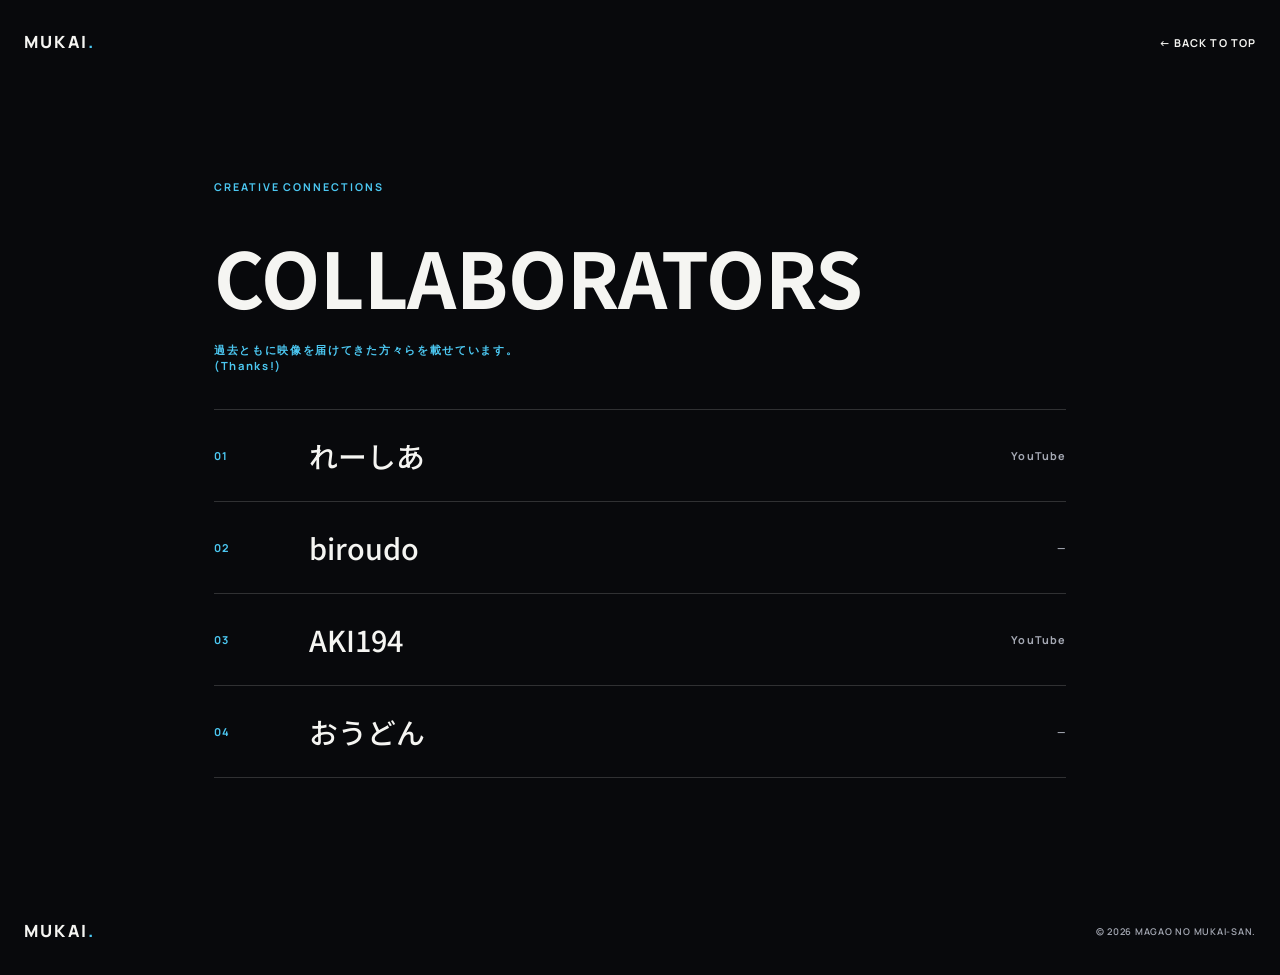
<file: collaborators.html>
<!doctype html>
<html lang="ja">
  <head>
    <meta charset="UTF-8" />
    <meta name="viewport" content="width=device-width, initial-scale=1.0" />
    <meta name="description" content="真顔の向井さん Official Website。過去のコラボレーター一覧です。" />
    <meta name="theme-color" content="#08090c" />
    <title>COLLABORATORS | 真顔の向井さん</title>
    <link rel="preconnect" href="https://fonts.googleapis.com" />
    <link rel="preconnect" href="https://fonts.gstatic.com" crossorigin />
    <link href="https://fonts.googleapis.com/css2?family=Manrope:wght@400;600;700;800&family=Noto+Sans+JP:wght@400;500;700&display=swap" rel="stylesheet" />
    <link rel="stylesheet" href="css/style.css" />
    <link rel="stylesheet" href="css/overrides.css" />
  </head>
  <body>
    <header class="site-header">
      <a class="brand" href="index.html" aria-label="真顔の向井さん トップへ">MUKAI<span>.</span></a>
      <a class="back-link" href="index.html#collaborators">← BACK TO TOP</a>
    </header>
    <main class="article collaborators-page">
      <p class="eyebrow">CREATIVE CONNECTIONS</p>
      <h1>COLLABORATORS</h1>
      <p class="collaborators-page__lead">過去ともに映像を届けてきた方々らを載せています。<br />(Thanks!)</p>
      <ul class="collaborator-list">
        <li><span>01</span><h2>れーしあ</h2><p>YouTube</p></li>
        <li><span>02</span><h2>biroudo</h2><p>—</p></li>
        <li><span>03</span><h2>AKI194</h2><p>YouTube</p></li>
        <li><span>04</span><h2>おうどん</h2><p>—</p></li>
      </ul>
    </main>
    <footer class="site-footer"><a class="brand" href="index.html">MUKAI<span>.</span></a><small>© 2026 MAGAO NO MUKAI-SAN.</small></footer>
  </body>
</html>
</file>
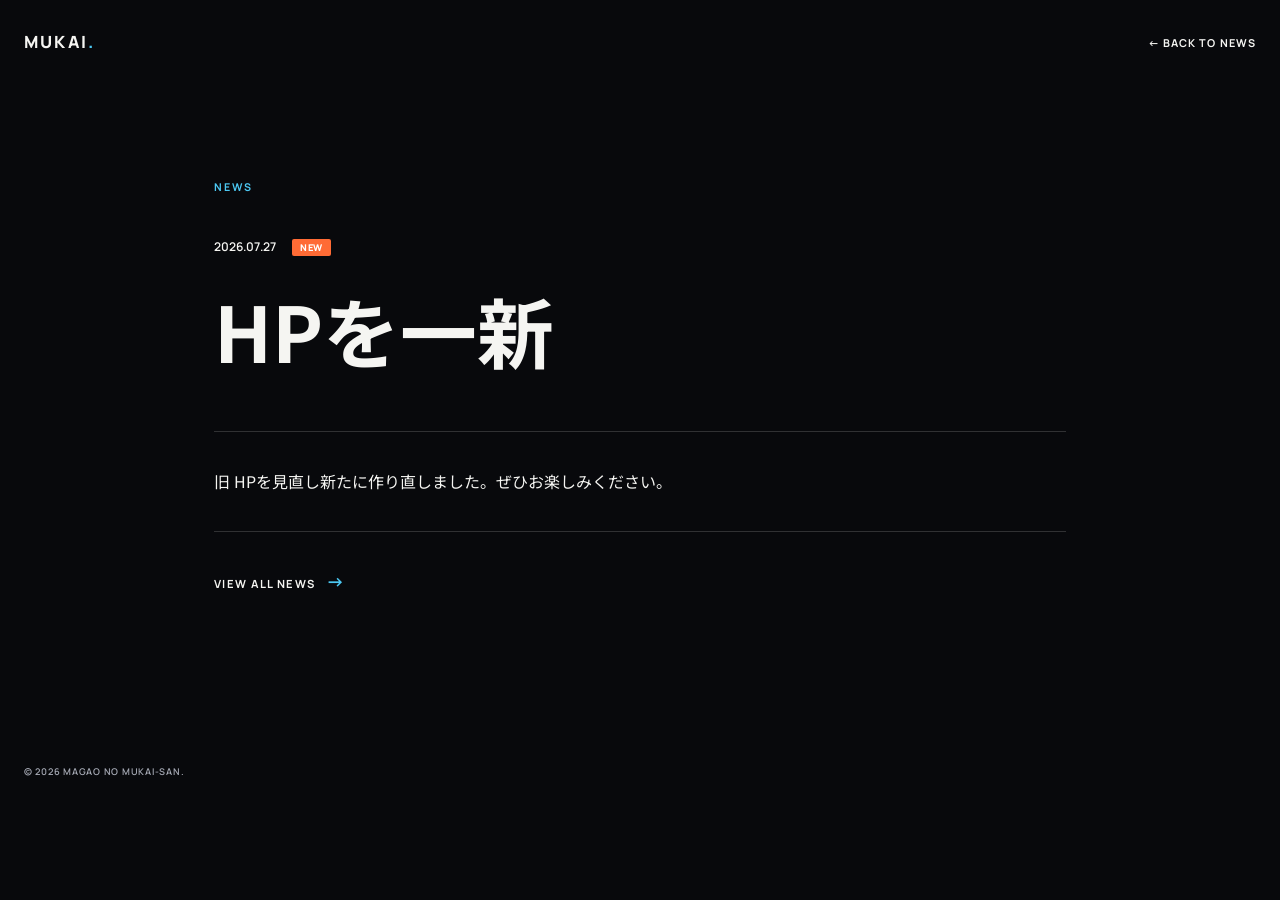
<file: hp-renewal.html>
<!doctype html>
<html lang="ja"><head><meta charset="UTF-8" /><meta name="viewport" content="width=device-width, initial-scale=1.0" /><meta name="description" content="真顔の向井さん Official Website のお知らせ。HPを一新しました。" /><meta name="theme-color" content="#08090c" /><title>HPを一新 | 真顔の向井さん</title><link rel="preconnect" href="https://fonts.googleapis.com" /><link rel="preconnect" href="https://fonts.gstatic.com" crossorigin /><link href="https://fonts.googleapis.com/css2?family=Manrope:wght@400;600;700;800&family=Noto+Sans+JP:wght@400;500;700&display=swap" rel="stylesheet" /><link rel="stylesheet" href="../css/style.css" /></head>
<body><header class="site-header"><a class="brand" href="../index.html" aria-label="真顔の向井さん トップへ">MUKAI<span>.</span></a><a class="back-link" href="../index.html#news">← BACK TO NEWS</a></header><main class="article"><p class="eyebrow">NEWS</p><time datetime="2026-07-27">2026.07.27</time><span class="new-badge">NEW</span><h1>HPを一新</h1><div class="article__body"><p>旧 HPを見直し新たに作り直しました。ぜひお楽しみください。</p></div><a class="text-link" href="../index.html#news">VIEW ALL NEWS <span>→</span></a></main><footer class="site-footer"><small>© 2026 MAGAO NO MUKAI-SAN.</small></footer></body></html>
</file>
<file: css/style.css>
:root{--bg:#08090c;--surface:#101218;--text:#f5f5f2;--muted:#a5a9b4;--line:rgba(255,255,255,.16);--blue:#1378aa;--blue-light:#4cc8f2;--orange:#ff6b35;--max:1240px}*{box-sizing:border-box}html{scroll-behavior:smooth}body{margin:0;background:var(--bg);color:var(--text);font-family:"Noto Sans JP",sans-serif;line-height:1.8}a{color:inherit;text-decoration:none}button,input,textarea{font:inherit}.skip-link{position:fixed;left:12px;top:-60px;z-index:20;background:white;color:black;padding:8px 14px}.skip-link:focus{top:12px}.site-header{height:84px;padding:0 max(24px,calc((100vw - var(--max))/2));display:flex;align-items:center;justify-content:space-between;position:absolute;top:0;width:100%;z-index:10}.brand{font:800 1.05rem/1 Manrope,sans-serif;letter-spacing:.13em}.brand span{color:var(--blue-light)}.global-nav{display:flex;gap:clamp(18px,2.5vw,40px);font:700 .68rem Manrope,sans-serif;letter-spacing:.13em}.global-nav a,.social-links a{transition:color .25s}.global-nav a:hover,.social-links a:hover{color:var(--blue-light)}.menu-button{display:none;background:none;border:0;padding:8px;cursor:pointer}.menu-button span{display:block;width:25px;height:1px;background:#fff;margin:6px}.hero{min-height:100svh;position:relative;display:grid;place-items:center;overflow:hidden}.hero__grid{position:absolute;inset:0;background:linear-gradient(90deg,transparent 49.95%,rgba(255,255,255,.06) 50%,transparent 50.05%),linear-gradient(rgba(255,255,255,.05) 1px,transparent 1px);background-size:50% 100%,100% 25%;opacity:.65}.hero__image{position:absolute;inset:0;background:linear-gradient(90deg,rgba(8,9,12,.93) 12%,rgba(8,9,12,.4)),url("../yk.jpg") center/cover no-repeat;filter:grayscale(1) contrast(1.1);opacity:.55;transform:scale(1.05);animation:float-image 14s ease-in-out infinite}.hero__content{position:relative;width:min(var(--max),100% - 48px);padding-top:80px}.eyebrow{font:700 .67rem/1.4 Manrope,sans-serif;letter-spacing:.18em;color:var(--blue-light);margin:0 0 18px}.hero__title{font:600 clamp(3.4rem,10vw,9rem)/1 "Klee One","Noto Sans JP",sans-serif;margin:0;letter-spacing:.02em;text-shadow:0 4px 30px #000}.hero__official{font:600 clamp(.85rem,1.5vw,1.1rem) Manrope,sans-serif;letter-spacing:.26em;margin:18px 0 0}.circle-link{position:absolute;right:0;bottom:10vh;border:1px solid var(--line);border-radius:50%;height:132px;width:132px;display:flex;align-items:center;justify-content:center;flex-direction:column;font:700 .58rem/1.5 Manrope,sans-serif;letter-spacing:.1em;transition:background .3s}.circle-link i{color:var(--blue-light);font-size:1.2rem;font-style:normal}.circle-link:hover{background:var(--blue)}.hero__number{position:absolute;right:max(24px,calc((100vw - var(--max))/2));bottom:36px;font:700 .7rem Manrope,sans-serif;color:var(--muted);letter-spacing:.15em}.section{padding:clamp(88px,12vw,170px) max(24px,calc((100vw - var(--max))/2));}.section--surface{background:var(--surface)}.section-heading{display:flex;align-items:end;justify-content:space-between;border-bottom:1px solid var(--line);padding-bottom:24px;margin-bottom:42px}.section-heading .eyebrow{margin:0 0 9px}.section-heading h2,.contact h2{font:800 clamp(3rem,6vw,5.6rem)/.85 Manrope,sans-serif;letter-spacing:-.06em;margin:0}.news-card{display:grid;grid-template-columns:140px 62px 1fr 40px;align-items:center;border-bottom:1px solid var(--line);padding:26px 0;transition:padding .3s,color .3s}.news-card:hover{padding-left:14px;color:var(--blue-light)}.news-card time{font:600 .75rem Manrope,sans-serif;letter-spacing:.08em}.new-badge{display:inline-flex;align-items:center;justify-content:center;background:var(--orange);width:max-content;padding:2px 8px;border-radius:2px;font:800 .58rem Manrope,sans-serif;letter-spacing:.08em;color:white}.news-card h3{font-size:1rem;margin:0;font-weight:500}.news-card__arrow{font-size:1.4rem;text-align:right}.text-link{display:inline-block;margin-top:36px;font:700 .7rem Manrope,sans-serif;letter-spacing:.12em}.text-link span{color:var(--blue-light);font-size:1.15rem;padding-left:7px}.coming-soon{min-height:260px;border:1px solid var(--line);padding:30px;display:flex;flex-direction:column;justify-content:center;background:linear-gradient(120deg,rgba(19,120,170,.14),transparent 48%)}.coming-soon p,.coming-soon span{font:700 .65rem Manrope,sans-serif;letter-spacing:.18em;color:var(--muted);margin:0}.coming-soon strong{font-size:clamp(2rem,5vw,4rem);letter-spacing:.14em;margin:10px 0}.bio__layout{display:grid;grid-template-columns:1fr 1fr;gap:clamp(38px,9vw,140px);align-items:center}.bio__image{margin:0;overflow:hidden;background:#020304}.bio__image img{width:100%;display:block;filter:grayscale(1);transition:filter .5s,transform .6s}.bio__image:hover img{filter:grayscale(.2);transform:scale(1.04)}.bio__copy h3{font:700 1.5rem "Noto Sans JP",sans-serif;margin:0 0 28px}.bio__copy p{font-size:.92rem;line-height:2.35;color:#d8d9da;margin:0}.video-placeholder{aspect-ratio:16/7;background:linear-gradient(125deg,#0c1015 30%,#0a4260);border:1px solid var(--line);display:flex;align-items:center;justify-content:center;flex-direction:column;gap:16px;position:relative;overflow:hidden}.video-placeholder:after{content:"";position:absolute;width:50%;height:180%;background:rgba(255,255,255,.04);transform:rotate(37deg)}.video-placeholder span,.video-placeholder small{font:700 .7rem Manrope,sans-serif;letter-spacing:.2em;z-index:1}.video-placeholder small{color:var(--muted)}.video-placeholder button{width:65px;height:65px;border-radius:50%;border:1px solid var(--text);background:transparent;color:#fff;cursor:pointer;z-index:1;transition:background .25s}.video-placeholder button:hover{background:var(--blue)}.works__lead{color:var(--muted);font-size:.85rem;margin:-15px 0 35px}.timeline{border-top:1px solid var(--line)}.timeline__item{border-bottom:1px solid var(--line)}.timeline__trigger{cursor:pointer;background:none;color:var(--text);border:0;width:100%;padding:25px 0;display:grid;grid-template-columns:120px 1fr 30px;text-align:left;align-items:center}.timeline__trigger time{font:800 1.25rem Manrope,sans-serif;letter-spacing:-.04em;color:var(--blue-light)}.timeline__trigger span{font-size:.95rem}.timeline__trigger i{font-size:1.4rem;font-style:normal;text-align:right;transition:transform .3s}.is-open .timeline__trigger i{transform:rotate(45deg)}.timeline__panel{padding:0 50px 26px 120px;color:var(--muted);font-size:.88rem}.timeline__panel p{margin:0}.contact{background:var(--blue);padding:clamp(80px,10vw,140px) 24px}.contact__inner{max-width:680px;margin:auto}.contact .eyebrow{color:#d9f4ff}.contact p:not(.eyebrow){font-size:.92rem}.contact-form{display:grid;gap:18px;margin-top:34px}.contact-form label{display:grid;gap:7px;font-size:.78rem;font-weight:700}.contact-form input,.contact-form textarea{width:100%;background:transparent;color:#fff;border:0;border-bottom:1px solid rgba(255,255,255,.6);border-radius:0;padding:10px 2px;outline:none;resize:vertical}.contact-form input:focus,.contact-form textarea:focus{border-color:#fff}.submit-button{justify-self:start;color:#fff;background:#08090c;border:0;padding:15px 20px;margin-top:12px;cursor:pointer;font:700 .7rem Manrope,sans-serif;letter-spacing:.1em}.submit-button span{color:var(--blue-light);font-size:1.1rem}.site-footer{padding:35px max(24px,calc((100vw - var(--max))/2));display:flex;align-items:center;gap:28px;justify-content:space-between}.social-links{display:flex;gap:18px;font:700 .68rem Manrope,sans-serif;letter-spacing:.08em}.site-footer small{font:600 .58rem Manrope,sans-serif;letter-spacing:.08em;color:var(--muted)}.article{min-height:calc(100svh - 170px);max-width:900px;margin:auto;padding:180px 24px 110px}.article .eyebrow{margin-bottom:35px}.article time{font:600 .75rem Manrope,sans-serif;margin-right:16px}.article h1{font:700 clamp(2.2rem,6vw,5rem)/1.2 "Noto Sans JP",sans-serif;margin:25px 0 55px}.article__body{border-top:1px solid var(--line);border-bottom:1px solid var(--line);padding:35px 0}.article__body p{margin:0;font-size:1rem}.back-link{font:700 .68rem Manrope,sans-serif;letter-spacing:.1em}.reveal{opacity:0;transform:translateY(28px);transition:opacity .75s ease,transform .75s ease}.reveal.is-visible{opacity:1;transform:none}@keyframes float-image{50%{transform:scale(1.12) translate3d(-1%,1%,0)}}@media (prefers-reduced-motion:reduce){html{scroll-behavior:auto}.hero__image{animation:none}.reveal{opacity:1;transform:none;transition:none}}@media(max-width:720px){.site-header{height:70px}.menu-button{display:block;z-index:12}.global-nav{position:fixed;inset:0;background:rgba(8,9,12,.98);flex-direction:column;align-items:center;justify-content:center;gap:28px;font-size:1rem;opacity:0;visibility:hidden;transition:.25s}.global-nav.is-open{opacity:1;visibility:visible}.menu-button.is-open span:nth-child(1){transform:translateY(7px) rotate(45deg)}.menu-button.is-open span:nth-child(2){opacity:0}.menu-button.is-open span:nth-child(3){transform:translateY(-7px) rotate(-45deg)}.menu-button span{transition:.25s}.hero__content{padding-top:40px}.circle-link{right:0;bottom:-130px}.hero__number{bottom:24px}.section-heading{display:block}.section-heading h2{margin-top:10px}.news-card{grid-template-columns:1fr 45px;gap:10px}.news-card time{grid-column:1}.news-card .new-badge{grid-column:2;grid-row:1}.news-card h3{grid-column:1}.news-card__arrow{grid-column:2;grid-row:2}.bio__layout{grid-template-columns:1fr}.bio__copy{padding-left:8px}.video-placeholder{aspect-ratio:1.45}.timeline__trigger{grid-template-columns:78px 1fr 25px}.timeline__panel{padding-left:78px}.site-footer{align-items:flex-start;flex-wrap:wrap}.site-footer small{width:100%}}
</file>
<file: css/overrides.css>
/*
  追加コンテンツ用のスタイル。
  基本スタイル（style.css）を直接壊さず、更新分のみをここにまとめています。
*/

/* 写真を使わないヒーローグラフィック */
.hero__image { display: none; }
a:focus-visible, button:focus-visible, input:focus-visible, textarea:focus-visible, summary:focus-visible {
  outline: 2px solid var(--blue-light);
  outline-offset: 4px;
}
.hero__video {
  position: absolute;
  z-index: 0;
  inset: 0;
  width: 100%;
  height: 100%;
  object-fit: cover;
  object-position: center;
  opacity: .48;
  filter: grayscale(1) contrast(1.08) brightness(.62);
}
.hero__grid { z-index: 2; pointer-events: none; }
.hero__graphic {
  z-index: 1;
  position: absolute;
  top: 15%;
  right: -12vw;
  width: min(72vw, 760px);
  aspect-ratio: 1;
  border: 1px solid rgba(76, 200, 242, .45);
  border-radius: 50%;
  box-shadow: 0 0 0 75px rgba(19, 120, 170, .07), 0 0 0 150px rgba(19, 120, 170, .035);
  transform: rotate(-25deg);
}
.hero__graphic::before {
  content: "";
  position: absolute;
  inset: 20%;
  border-top: 2px solid var(--blue);
  border-bottom: 2px solid var(--blue);
  transform: skewY(-38deg);
}
.hero__content {
  position: relative;
  z-index: 3;
  display: flex;
  flex-direction: column;
  align-items: center;
  justify-content: center;
  width: min(var(--max), calc(100% - 48px));
  min-height: 100svh;
  padding: 84px 24px 100px;
  text-align: center;
}
.hero__content .eyebrow { margin: 0 0 16px; text-shadow: 0 2px 14px rgba(0, 0, 0, .8); }
.hero__title {
  max-width: 100%;
  margin: 0;
  font-size: clamp(2.2rem, 7vw, 6.3rem);
  line-height: 1.18;
  text-wrap: balance;
  text-shadow: 0 4px 28px rgba(0, 0, 0, .8);
}
.hero__official { margin: 18px 0 0; text-shadow: 0 2px 14px rgba(0, 0, 0, .8); }
.hero__number { z-index: 3; }

/* BIO: 元画像の比率・色味を維持 */
.bio__image { width: min(100%, 1000px); overflow: visible; }
.bio__image img { display: block; width: auto; height: auto; max-width: 100%; filter: none; transition: none; }
.bio__image:hover img { filter: none; transform: none; }

/* MOVIE: 作品一覧として統一されたカード表示 */
.movie-archive { display: grid; grid-template-columns: repeat(3, minmax(0, 1fr)); gap: 18px; }
.movie-card { position: relative; display: block; max-width: none; overflow: hidden; background: #000; border: 1px solid var(--line); }
.movie-card img { display: block; width: 100%; height: auto; transition: transform .5s, opacity .5s; }
.movie-card:hover img { opacity: .72; transform: scale(1.035); }
.movie-card__play {
  position: absolute;
  top: 50%;
  left: 50%;
  display: grid;
  width: 70px;
  height: 70px;
  padding-left: 3px;
  place-items: center;
  border: 1px solid #fff;
  border-radius: 50%;
  transform: translate(-50%, -50%);
}
.movie-card__number { position: absolute; top: 15px; left: 16px; color: #fff; font: 700 .59rem Manrope, sans-serif; letter-spacing: .12em; }
.movie-card__label {
  position: absolute;
  right: 18px;
  bottom: 14px;
  left: 18px;
  display: flex;
  align-items: center;
  justify-content: space-between;
  gap: 10px;
  font: 700 .58rem Manrope, sans-serif;
  letter-spacing: .12em;
}
.movie-card__label i { color: var(--blue-light); font-size: .95rem; font-style: normal; }

/* WORKS: 開閉状態を滑らかに見せる */
.timeline__panel {
  display: grid;
  grid-template-rows: minmax(0, 1fr);
  padding-top: 0;
  overflow: hidden;
  opacity: 1;
  transition: grid-template-rows .38s ease, opacity .25s ease, padding-bottom .38s ease;
}
.timeline__panel p { overflow: hidden; }
.timeline__item:not(.is-open) .timeline__panel { grid-template-rows: minmax(0, 0fr); padding-bottom: 0; opacity: 0; }

/* CONTACT */
.contact-notes { margin-top: 28px; padding-top: 20px; color: #e1f6ff; border-top: 1px solid rgba(255, 255, 255, .35); font-size: .7rem; line-height: 1.8; }
.contact-notes p { margin: 0 0 9px !important; }
.form-status { min-height: 1.8em; margin: 2px 0 0; font-size: .8rem; font-weight: 700; }
.form-status.is-sending { color: #e1f6ff; }
.form-status.is-success { color: #fff; }
.form-status.is-error { color: #ffe5d9; }
.submit-button:disabled { cursor: wait; opacity: .6; }

/* ご利用案内 */
.information { padding: 0 max(24px, calc((100vw - var(--max)) / 2)) 100px; }
.information__item { border-bottom: 1px solid var(--line); }
.information__item summary { display: grid; grid-template-columns: 60px 1fr 25px; align-items: center; padding: 26px 0; cursor: pointer; list-style: none; }
.information__item summary::-webkit-details-marker { display: none; }
.information__item summary span { color: var(--blue-light); font: 700 .7rem Manrope, sans-serif; }
.information__item h2 { margin: 0; font: 700 1.2rem "Noto Sans JP", sans-serif; }
.information__item summary i { font-size: 1.35rem; font-style: normal; text-align: right; transition: transform .25s; }
.information__item[open] summary i { transform: rotate(45deg); }
.information__content { max-width: 860px; padding: 0 0 35px 60px; color: #d8d9da; font-size: .85rem; line-height: 2; }
.information__content p { margin: 0 0 17px; }
.information__content h3 { margin: 19px 0 0; font-size: .85rem; }
.information__content ul { margin: 18px 0; padding-left: 1.25em; }

/* COLLABORATORS */
.collaborators { background: var(--surface); }
.collaborators__intro { display: flex; align-items: center; justify-content: space-between; gap: 30px; }
.collaborators__intro p { margin: 0; color: var(--muted); font-size: .92rem; }
.collaborators__intro .text-link { margin: 0; white-space: nowrap; }
.collaborators-page h1 { margin-bottom: 20px; }
.collaborators-page__lead { margin: 0 0 36px; color: var(--blue-light); font: 700 .7rem Manrope, sans-serif; letter-spacing: .15em; }
.collaborator-list { margin: 0; padding: 0; border-top: 1px solid var(--line); list-style: none; }
.collaborator-list li { display: grid; grid-template-columns: 70px 1fr auto; align-items: center; gap: 25px; padding: 25px 0; border-bottom: 1px solid var(--line); }
.collaborator-list span, .collaborator-list p { color: var(--blue-light); font: 700 .68rem Manrope, sans-serif; letter-spacing: .1em; }
.collaborator-list h2 { margin: 0; font: 500 clamp(1.15rem, 2.4vw, 1.8rem) "Noto Sans JP", sans-serif; }
.collaborator-list p { margin: 0; color: var(--muted); }

@media (prefers-reduced-motion: reduce) {
  .movie-card img, .timeline__panel, .information__item summary i { transition: none; }
}

@media (max-width: 800px) {
  .movie-archive { grid-template-columns: repeat(2, minmax(0, 1fr)); }
}

@media (max-width: 720px) {
  .hero__graphic { top: 20%; right: -32vw; width: 95vw; }
  .hero__content { padding: 70px 24px 86px; }
  .hero__content .eyebrow { margin-bottom: 14px; font-size: .6rem; }
  .hero__official { margin-top: 14px; font-size: .78rem; }
  .movie-card__play { width: 58px; height: 58px; }
  .information { padding-bottom: 70px; }
  .information__content { padding-left: 0; }
  .collaborators__intro { display: block; }
  .collaborators__intro .text-link { margin-top: 25px; }
  .collaborator-list li { grid-template-columns: 42px 1fr; gap: 10px; }
  .collaborator-list p { grid-column: 2; }
}

@media (max-width: 520px) {
  .hero__title { white-space: nowrap; }
  .movie-archive { grid-template-columns: 1fr; }
  .movie-card__label { font-size: .65rem; }
}
</file>
